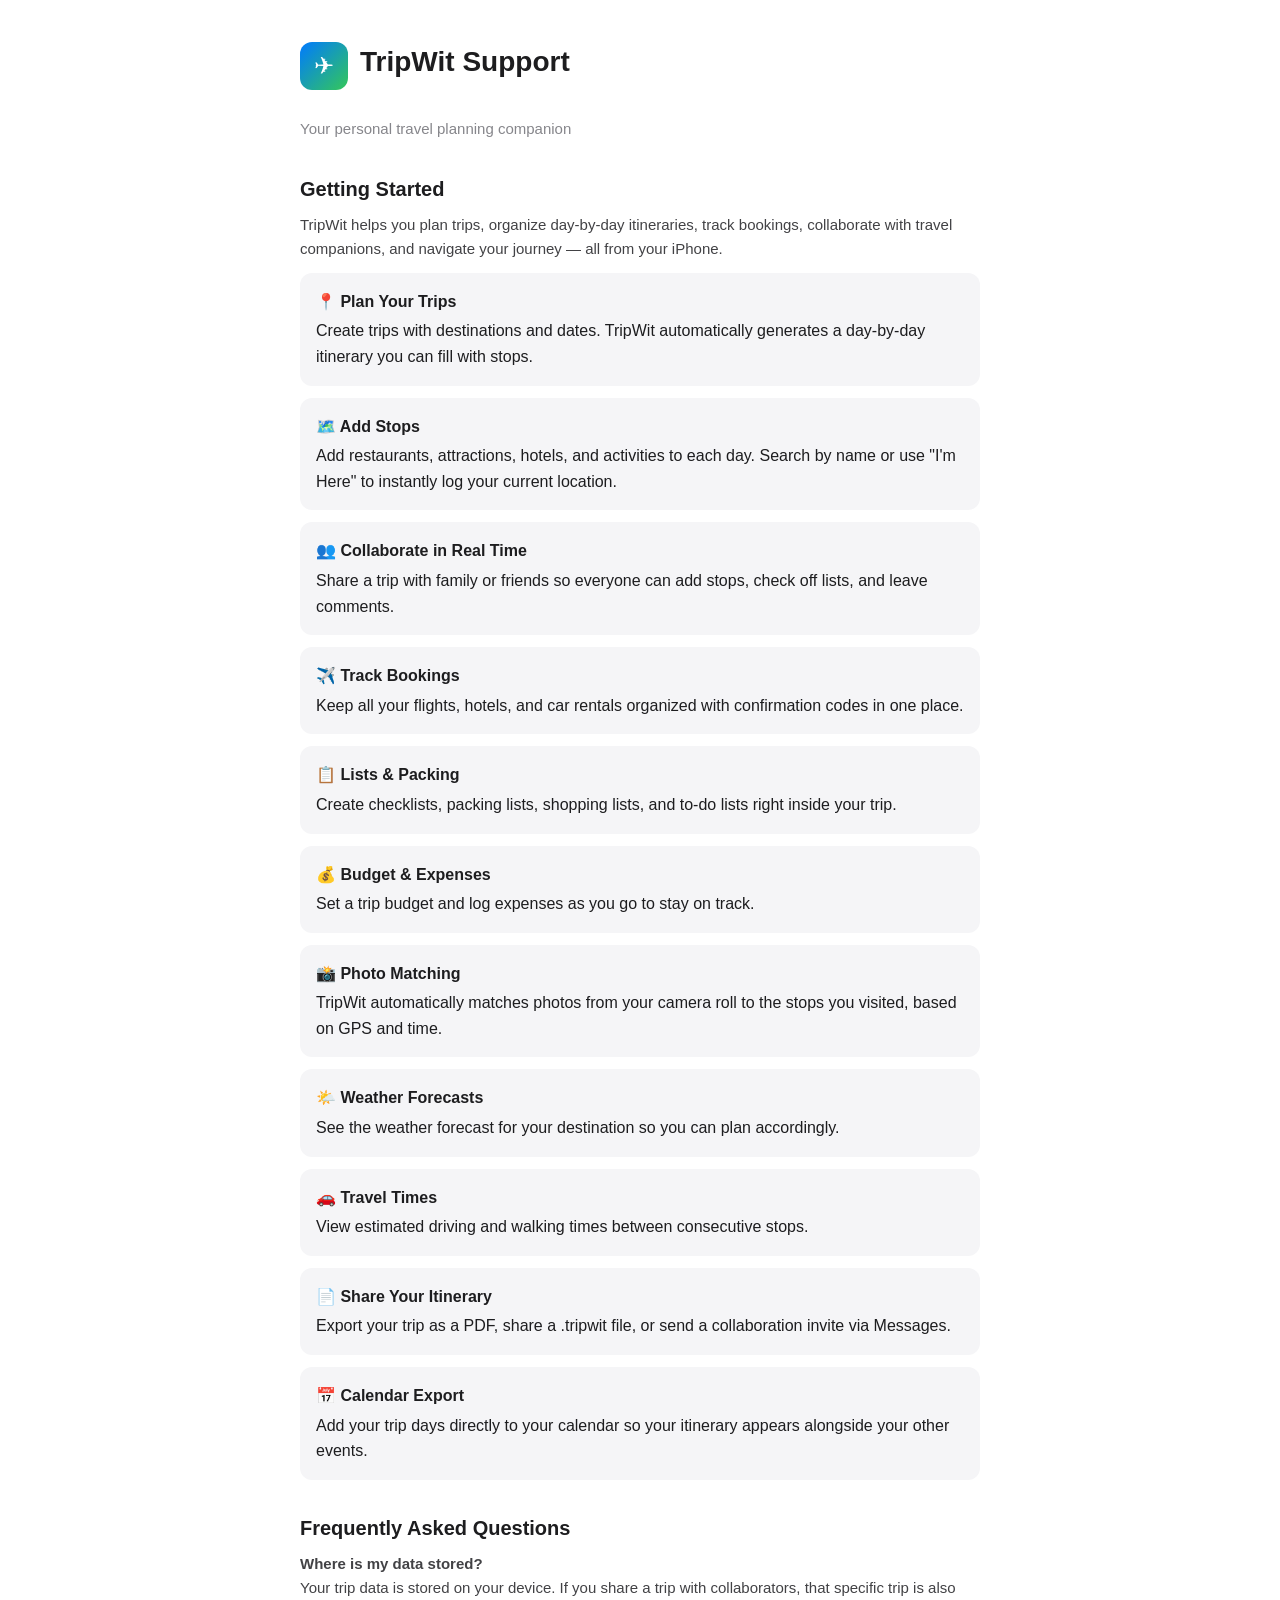
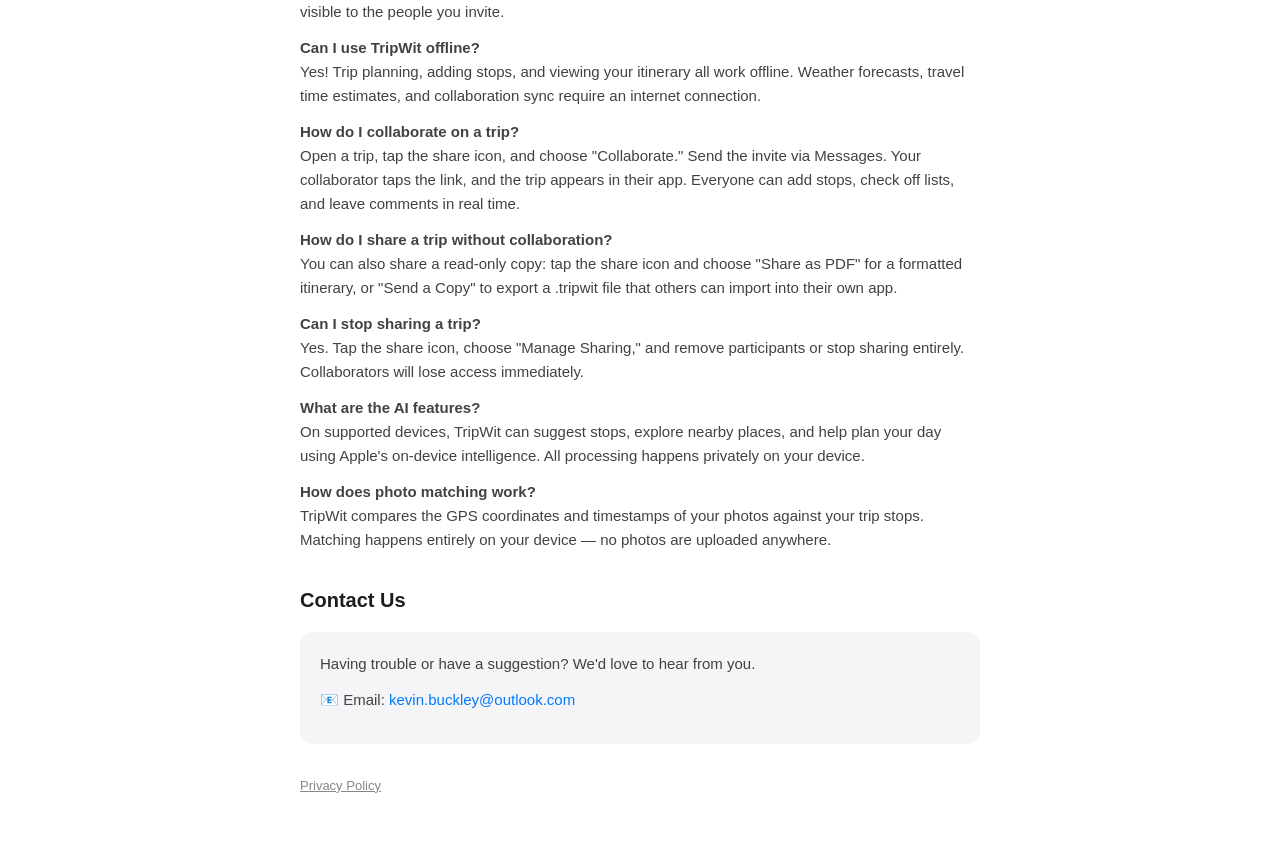
<file: docs/index.html>
<!DOCTYPE html>
<html lang="en">
<head>
    <meta charset="UTF-8">
    <meta http-equiv="refresh" content="0; url=support.html">
    <title>Travly</title>
</head>
<body>
    <p>Redirecting to <a href="support.html">Travly Support</a>...</p>
</body>
</html>
</file>
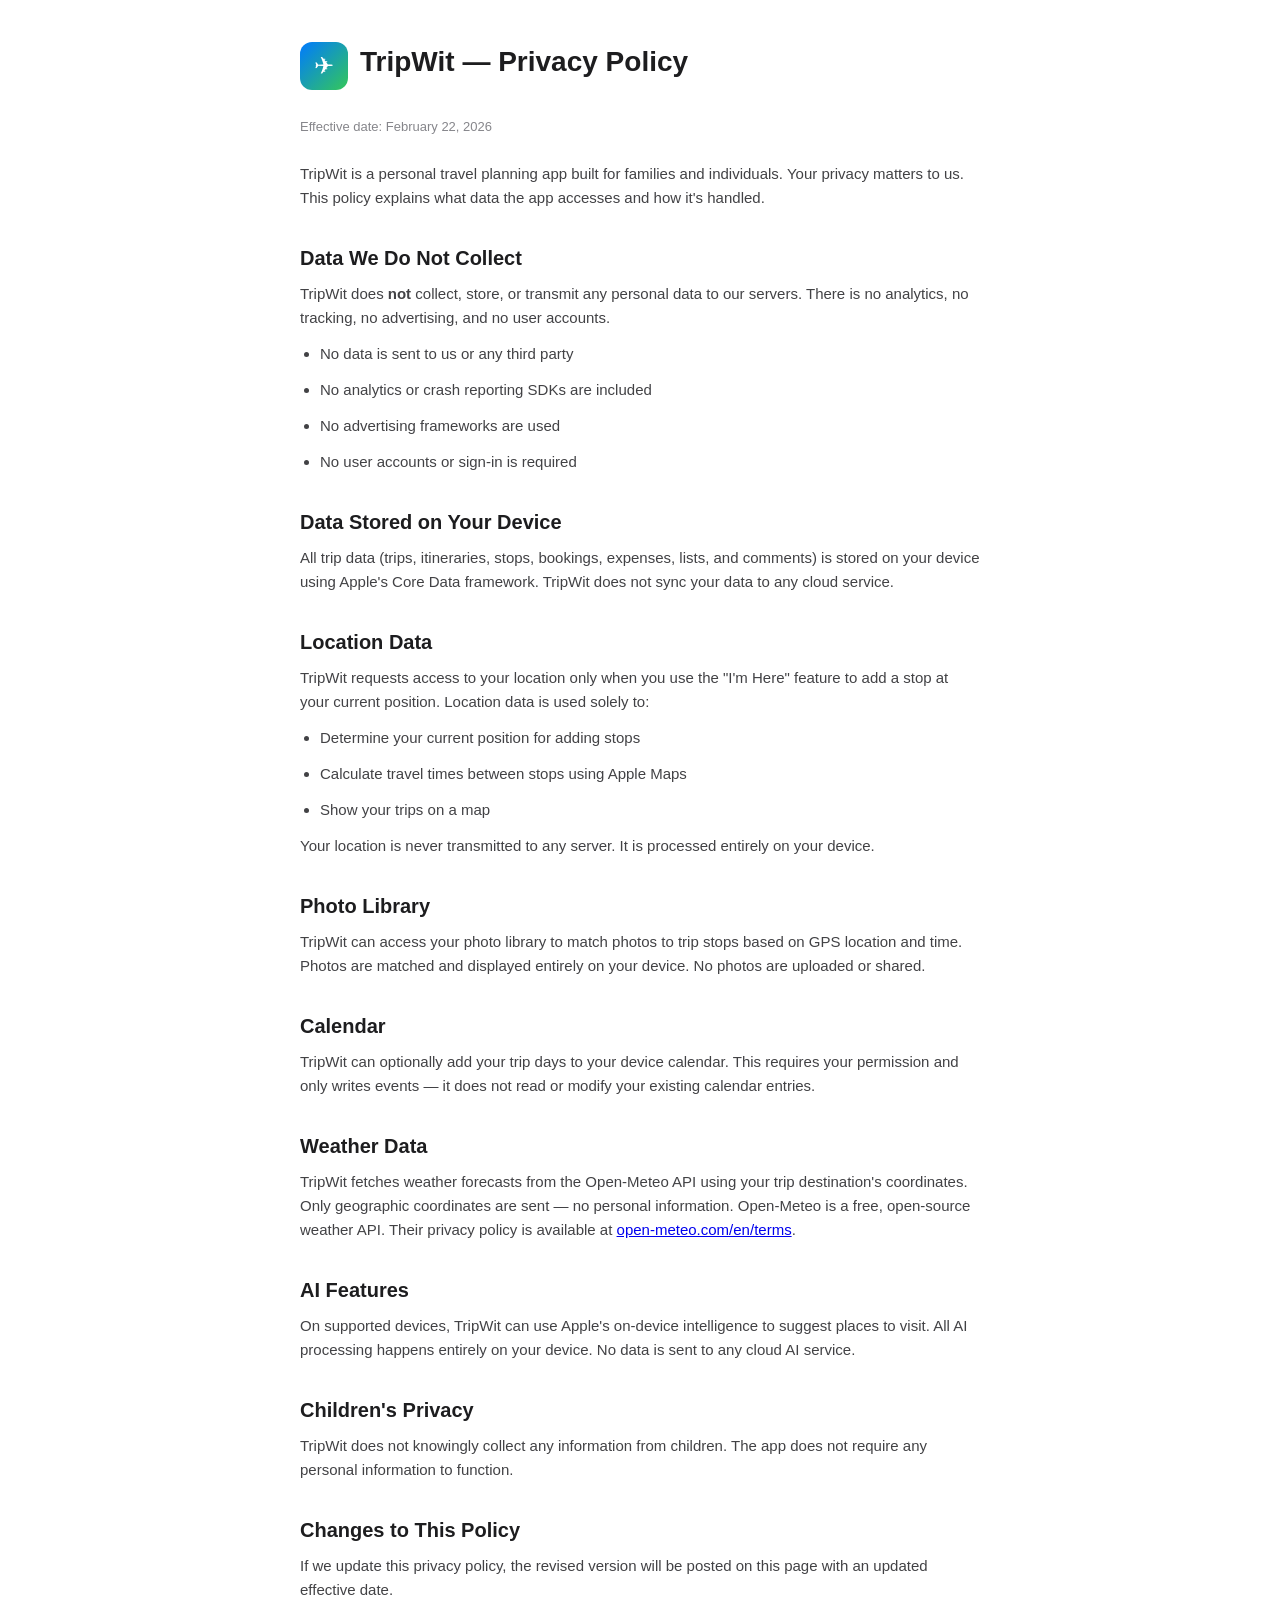
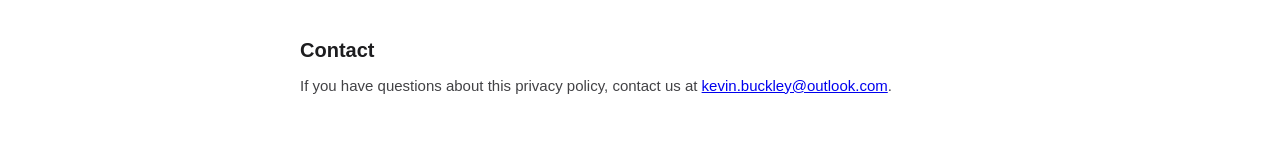
<file: docs/privacy.html>
<!DOCTYPE html>
<html lang="en">
<head>
    <meta charset="UTF-8">
    <meta name="viewport" content="width=device-width, initial-scale=1.0">
    <title>TripWit — Privacy Policy</title>
    <style>
        * { margin: 0; padding: 0; box-sizing: border-box; }
        body { font-family: -apple-system, BlinkMacSystemFont, "SF Pro Text", "Helvetica Neue", sans-serif; line-height: 1.6; color: #1d1d1f; background: #fff; padding: 40px 20px; max-width: 720px; margin: 0 auto; }
        h1 { font-size: 28px; font-weight: 700; margin-bottom: 8px; }
        h2 { font-size: 20px; font-weight: 600; margin-top: 32px; margin-bottom: 8px; }
        p, li { font-size: 15px; color: #424245; margin-bottom: 12px; }
        ul { padding-left: 20px; }
        .date { font-size: 13px; color: #86868b; margin-bottom: 24px; }
        .app-header { display: flex; align-items: center; gap: 12px; margin-bottom: 24px; }
        .app-icon { width: 48px; height: 48px; border-radius: 12px; background: linear-gradient(135deg, #007AFF, #34C759); display: flex; align-items: center; justify-content: center; color: white; font-size: 24px; }
    </style>
</head>
<body>
    <div class="app-header">
        <div class="app-icon">✈</div>
        <h1>TripWit — Privacy Policy</h1>
    </div>
    <p class="date">Effective date: February 22, 2026</p>

    <p>TripWit is a personal travel planning app built for families and individuals. Your privacy matters to us. This policy explains what data the app accesses and how it's handled.</p>

    <h2>Data We Do Not Collect</h2>
    <p>TripWit does <strong>not</strong> collect, store, or transmit any personal data to our servers. There is no analytics, no tracking, no advertising, and no user accounts.</p>
    <ul>
        <li>No data is sent to us or any third party</li>
        <li>No analytics or crash reporting SDKs are included</li>
        <li>No advertising frameworks are used</li>
        <li>No user accounts or sign-in is required</li>
    </ul>

    <h2>Data Stored on Your Device</h2>
    <p>All trip data (trips, itineraries, stops, bookings, expenses, lists, and comments) is stored on your device using Apple's Core Data framework. TripWit does not sync your data to any cloud service.</p>

    <h2>Location Data</h2>
    <p>TripWit requests access to your location only when you use the "I'm Here" feature to add a stop at your current position. Location data is used solely to:</p>
    <ul>
        <li>Determine your current position for adding stops</li>
        <li>Calculate travel times between stops using Apple Maps</li>
        <li>Show your trips on a map</li>
    </ul>
    <p>Your location is never transmitted to any server. It is processed entirely on your device.</p>

    <h2>Photo Library</h2>
    <p>TripWit can access your photo library to match photos to trip stops based on GPS location and time. Photos are matched and displayed entirely on your device. No photos are uploaded or shared.</p>

    <h2>Calendar</h2>
    <p>TripWit can optionally add your trip days to your device calendar. This requires your permission and only writes events — it does not read or modify your existing calendar entries.</p>

    <h2>Weather Data</h2>
    <p>TripWit fetches weather forecasts from the Open-Meteo API using your trip destination's coordinates. Only geographic coordinates are sent — no personal information. Open-Meteo is a free, open-source weather API. Their privacy policy is available at <a href="https://open-meteo.com/en/terms">open-meteo.com/en/terms</a>.</p>

    <h2>AI Features</h2>
    <p>On supported devices, TripWit can use Apple's on-device intelligence to suggest places to visit. All AI processing happens entirely on your device. No data is sent to any cloud AI service.</p>

    <h2>Children's Privacy</h2>
    <p>TripWit does not knowingly collect any information from children. The app does not require any personal information to function.</p>

    <h2>Changes to This Policy</h2>
    <p>If we update this privacy policy, the revised version will be posted on this page with an updated effective date.</p>

    <h2>Contact</h2>
    <p>If you have questions about this privacy policy, contact us at <a href="mailto:kevin.buckley@outlook.com">kevin.buckley@outlook.com</a>.</p>
</body>
</html>
</file>
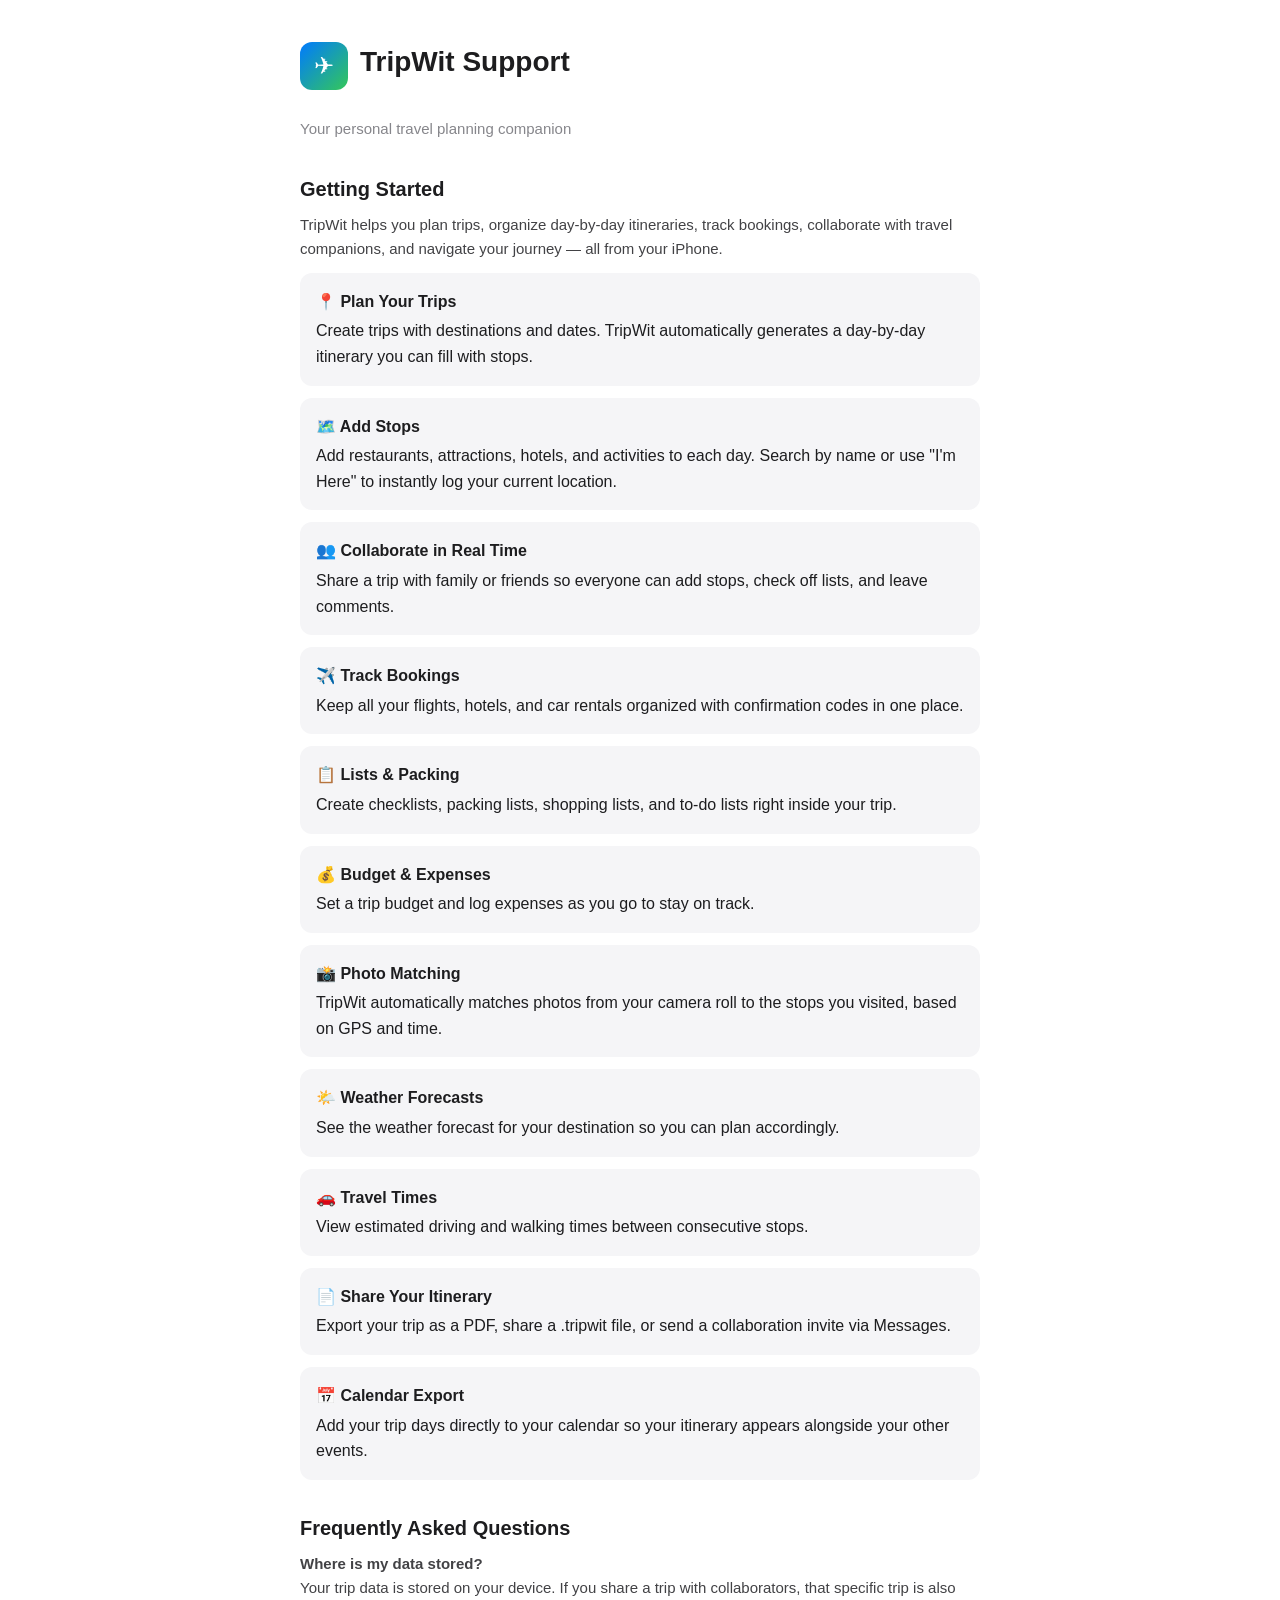
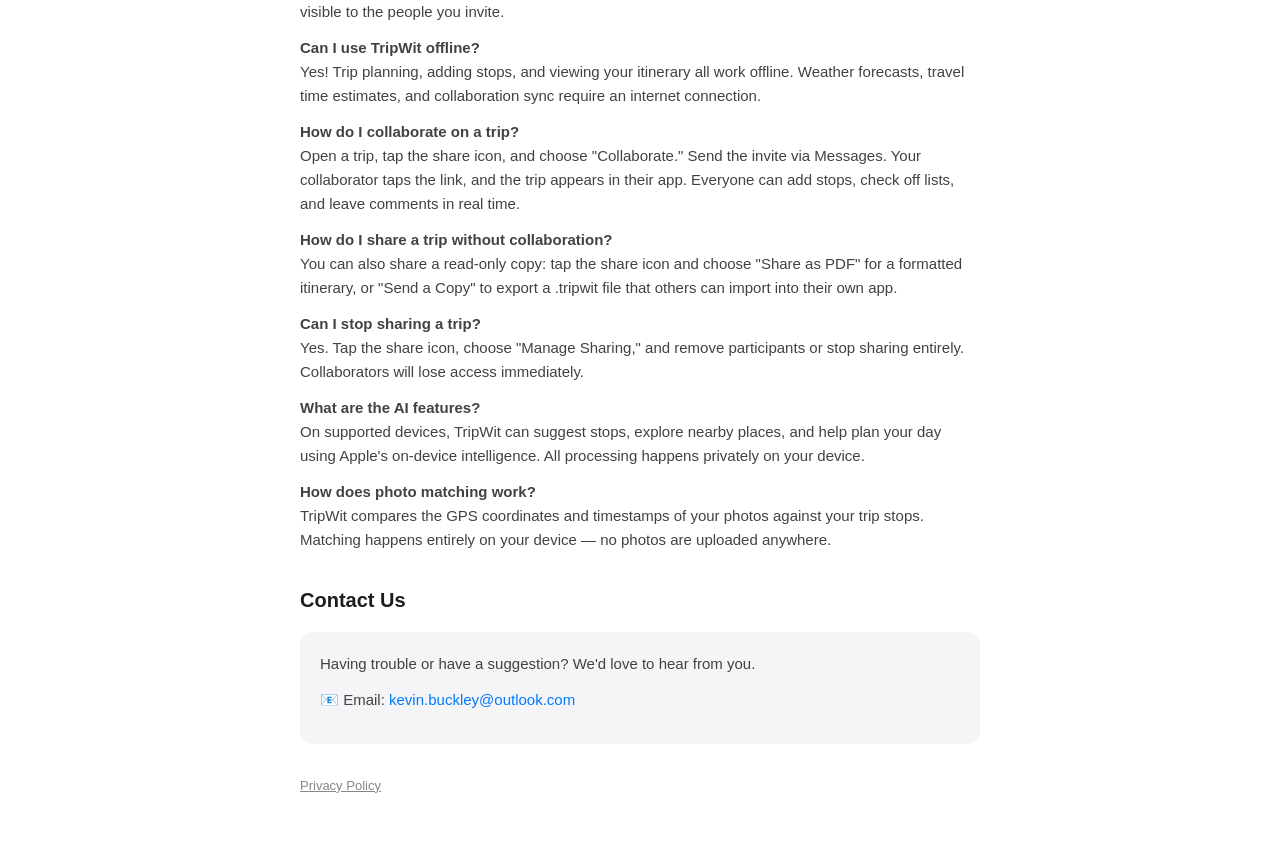
<file: docs/support.html>
<!DOCTYPE html>
<html lang="en">
<head>
    <meta charset="UTF-8">
    <meta name="viewport" content="width=device-width, initial-scale=1.0">
    <title>TripWit — Support</title>
    <style>
        * { margin: 0; padding: 0; box-sizing: border-box; }
        body { font-family: -apple-system, BlinkMacSystemFont, "SF Pro Text", "Helvetica Neue", sans-serif; line-height: 1.6; color: #1d1d1f; background: #fff; padding: 40px 20px; max-width: 720px; margin: 0 auto; }
        h1 { font-size: 28px; font-weight: 700; margin-bottom: 8px; }
        h2 { font-size: 20px; font-weight: 600; margin-top: 32px; margin-bottom: 8px; }
        p, li { font-size: 15px; color: #424245; margin-bottom: 12px; }
        ul { padding-left: 20px; }
        .subtitle { font-size: 15px; color: #86868b; margin-bottom: 32px; }
        .app-header { display: flex; align-items: center; gap: 12px; margin-bottom: 24px; }
        .app-icon { width: 48px; height: 48px; border-radius: 12px; background: linear-gradient(135deg, #007AFF, #34C759); display: flex; align-items: center; justify-content: center; color: white; font-size: 24px; }
        .contact-box { background: #f5f5f7; border-radius: 12px; padding: 20px; margin-top: 16px; }
        .contact-box a { color: #007AFF; text-decoration: none; }
        .feature { background: #f5f5f7; border-radius: 12px; padding: 16px; margin-bottom: 12px; }
        .feature strong { display: block; margin-bottom: 4px; }
    </style>
</head>
<body>
    <div class="app-header">
        <div class="app-icon">✈</div>
        <h1>TripWit Support</h1>
    </div>
    <p class="subtitle">Your personal travel planning companion</p>

    <h2>Getting Started</h2>
    <p>TripWit helps you plan trips, organize day-by-day itineraries, track bookings, collaborate with travel companions, and navigate your journey — all from your iPhone.</p>

    <div class="feature">
        <strong>📍 Plan Your Trips</strong>
        Create trips with destinations and dates. TripWit automatically generates a day-by-day itinerary you can fill with stops.
    </div>
    <div class="feature">
        <strong>🗺️ Add Stops</strong>
        Add restaurants, attractions, hotels, and activities to each day. Search by name or use "I'm Here" to instantly log your current location.
    </div>
    <div class="feature">
        <strong>👥 Collaborate in Real Time</strong>
        Share a trip with family or friends so everyone can add stops, check off lists, and leave comments.
    </div>
    <div class="feature">
        <strong>✈️ Track Bookings</strong>
        Keep all your flights, hotels, and car rentals organized with confirmation codes in one place.
    </div>
    <div class="feature">
        <strong>📋 Lists &amp; Packing</strong>
        Create checklists, packing lists, shopping lists, and to-do lists right inside your trip.
    </div>
    <div class="feature">
        <strong>💰 Budget &amp; Expenses</strong>
        Set a trip budget and log expenses as you go to stay on track.
    </div>
    <div class="feature">
        <strong>📸 Photo Matching</strong>
        TripWit automatically matches photos from your camera roll to the stops you visited, based on GPS and time.
    </div>
    <div class="feature">
        <strong>🌤️ Weather Forecasts</strong>
        See the weather forecast for your destination so you can plan accordingly.
    </div>
    <div class="feature">
        <strong>🚗 Travel Times</strong>
        View estimated driving and walking times between consecutive stops.
    </div>
    <div class="feature">
        <strong>📄 Share Your Itinerary</strong>
        Export your trip as a PDF, share a .tripwit file, or send a collaboration invite via Messages.
    </div>
    <div class="feature">
        <strong>📅 Calendar Export</strong>
        Add your trip days directly to your calendar so your itinerary appears alongside your other events.
    </div>

    <h2>Frequently Asked Questions</h2>

    <p><strong>Where is my data stored?</strong><br>
    Your trip data is stored on your device. If you share a trip with collaborators, that specific trip is also visible to the people you invite.</p>

    <p><strong>Can I use TripWit offline?</strong><br>
    Yes! Trip planning, adding stops, and viewing your itinerary all work offline. Weather forecasts, travel time estimates, and collaboration sync require an internet connection.</p>

    <p><strong>How do I collaborate on a trip?</strong><br>
    Open a trip, tap the share icon, and choose "Collaborate." Send the invite via Messages. Your collaborator taps the link, and the trip appears in their app. Everyone can add stops, check off lists, and leave comments in real time.</p>

    <p><strong>How do I share a trip without collaboration?</strong><br>
    You can also share a read-only copy: tap the share icon and choose "Share as PDF" for a formatted itinerary, or "Send a Copy" to export a .tripwit file that others can import into their own app.</p>

    <p><strong>Can I stop sharing a trip?</strong><br>
    Yes. Tap the share icon, choose "Manage Sharing," and remove participants or stop sharing entirely. Collaborators will lose access immediately.</p>

    <p><strong>What are the AI features?</strong><br>
    On supported devices, TripWit can suggest stops, explore nearby places, and help plan your day using Apple's on-device intelligence. All processing happens privately on your device.</p>

    <p><strong>How does photo matching work?</strong><br>
    TripWit compares the GPS coordinates and timestamps of your photos against your trip stops. Matching happens entirely on your device — no photos are uploaded anywhere.</p>

    <h2>Contact Us</h2>
    <div class="contact-box">
        <p>Having trouble or have a suggestion? We'd love to hear from you.</p>
        <p>📧 Email: <a href="mailto:kevin.buckley@outlook.com">kevin.buckley@outlook.com</a></p>
    </div>

    <p style="margin-top: 32px; font-size: 13px; color: #86868b;">
        <a href="privacy.html" style="color: #86868b;">Privacy Policy</a>
    </p>
</body>
</html>
</file>
